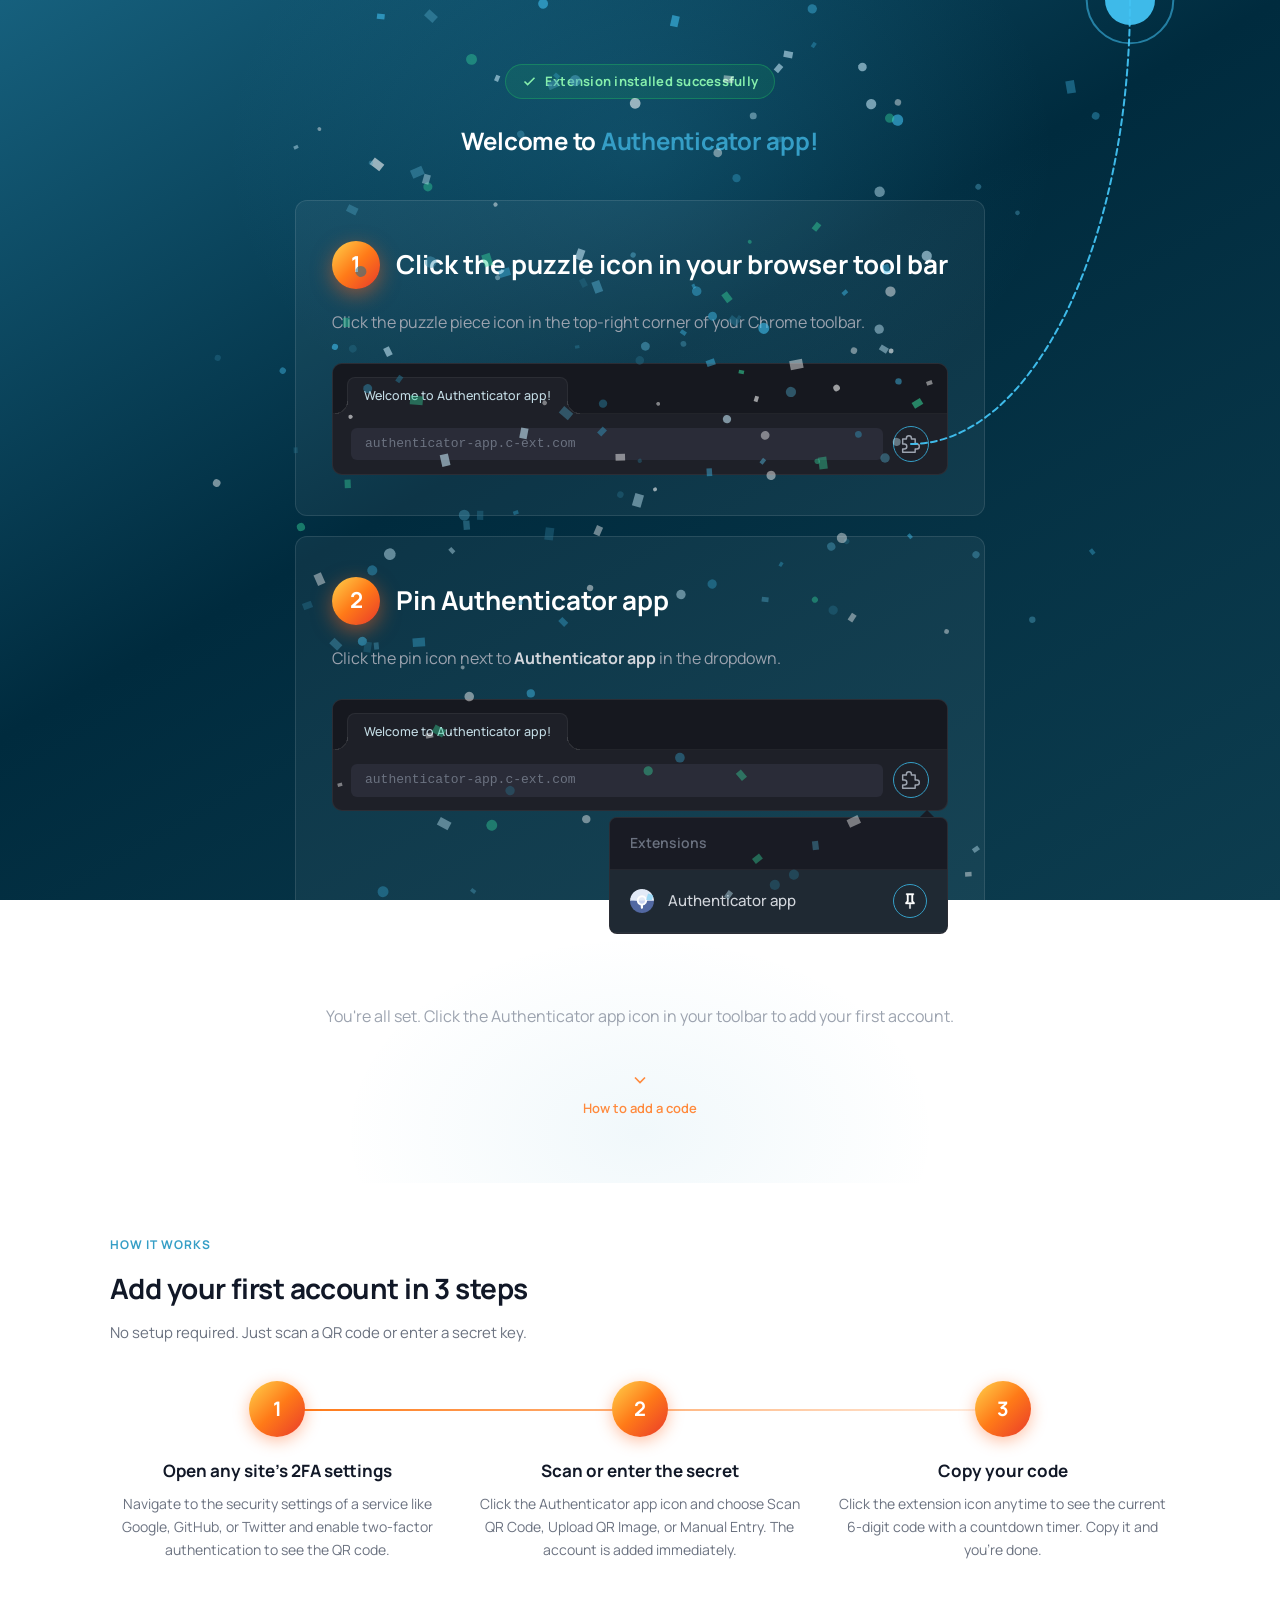
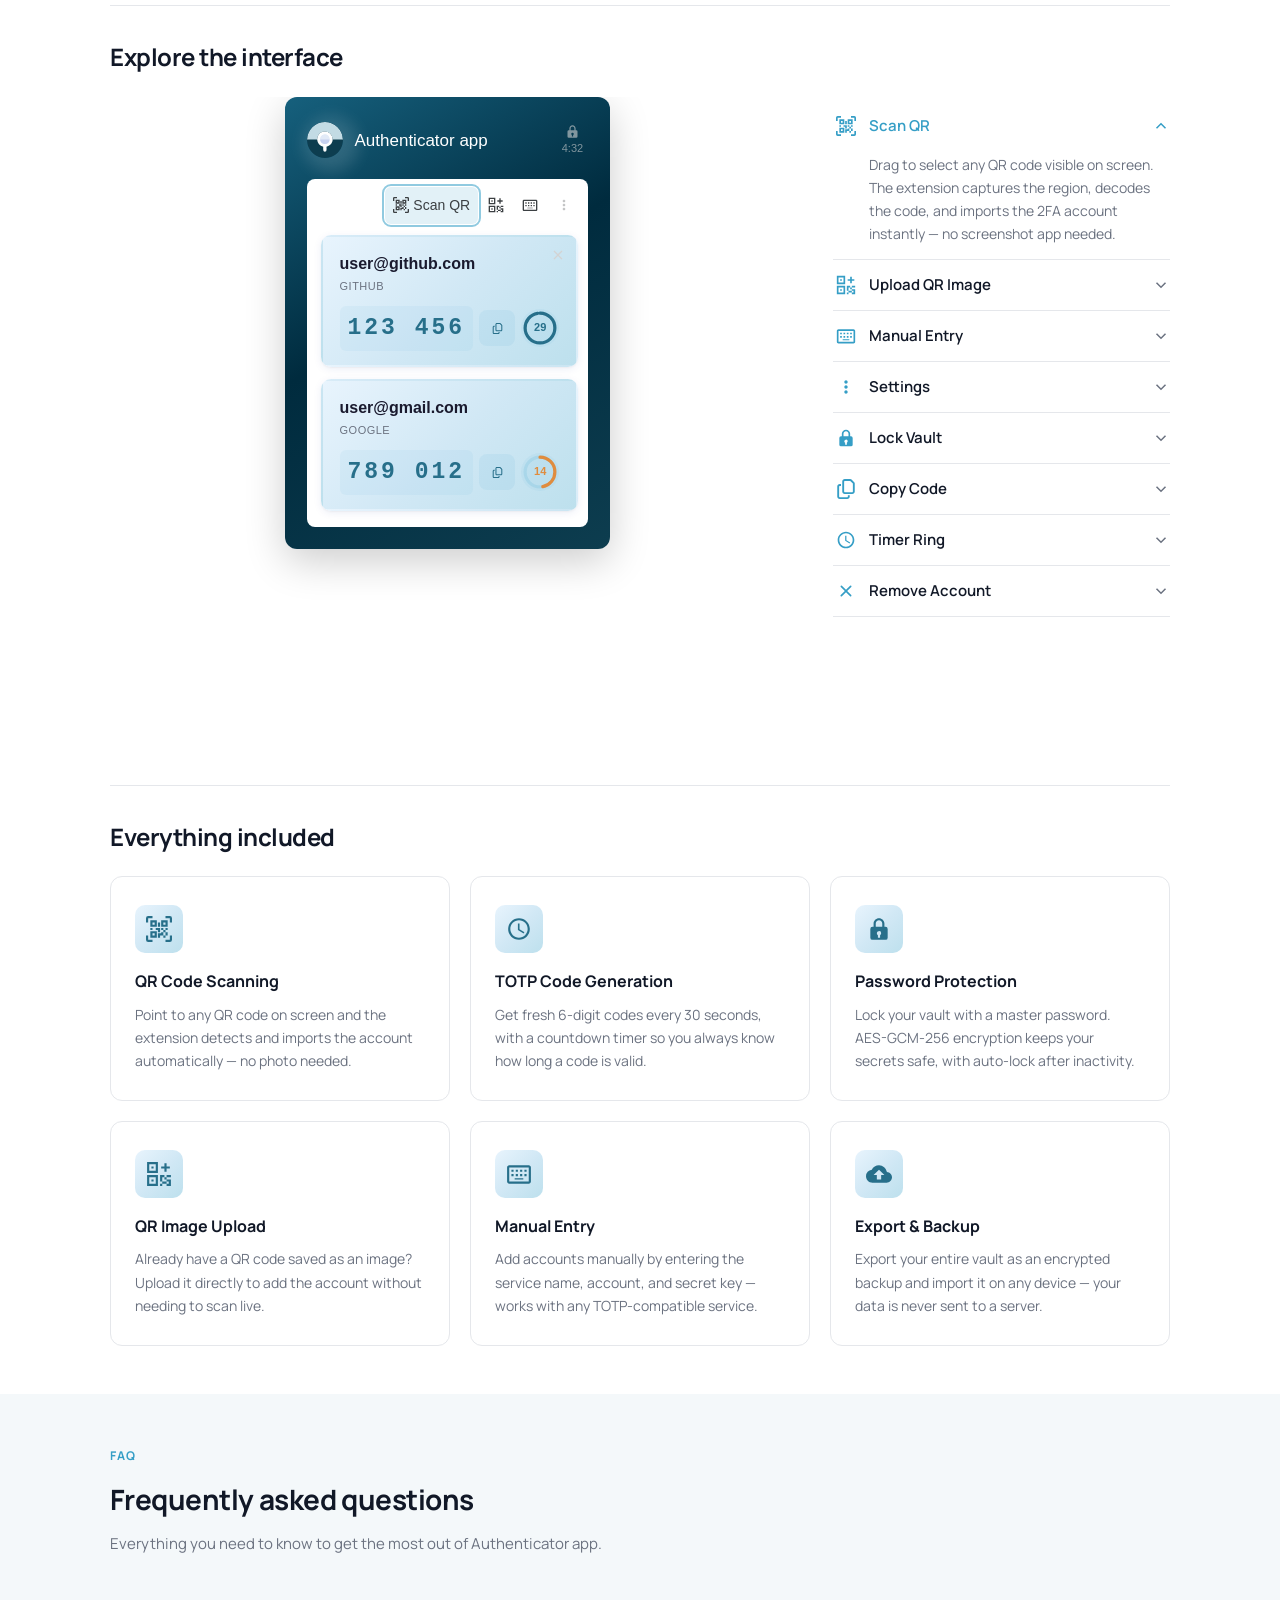
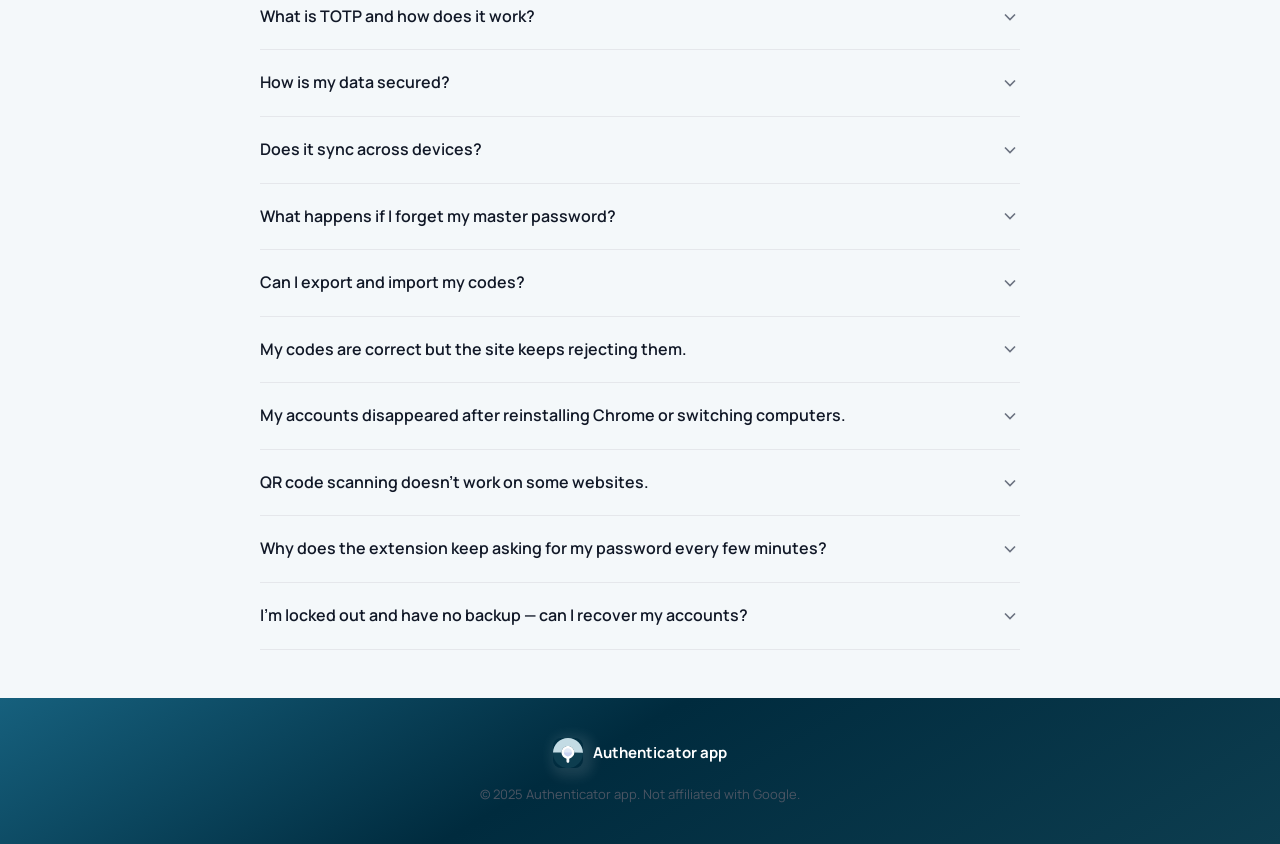
<file: index.html>
<!DOCTYPE html>
<html lang="en">
<head>
    <meta charset="UTF-8">
    <meta name="viewport" content="width=device-width, initial-scale=1.0">
    <title>Welcome to Authenticator app!</title>
    <link rel="icon" href="logo.png">
    <link rel="stylesheet" href="welcome.css">
</head>
<body>

<canvas id="confetti-canvas"></canvas>
<div class="corner-hint"><svg id="corner-arrow-svg" xmlns="http://www.w3.org/2000/svg" fill="none"></svg></div>

<section class="hero">
    <div class="hero-inner">
        <div class="success-badge">
            <svg viewBox="0 0 24 24" fill="none" stroke="currentColor" stroke-width="2.5"><polyline points="20 6 9 17 4 12"/></svg>
            Extension installed successfully
        </div>
        <h1>Welcome to <span>Authenticator app!</span></h1>
        <div class="pin-section">
            <div class="pin-cards">
                <div class="pin-card">
                    <div class="pin-card-header"><div class="pin-card-num">1</div><span class="pin-card-title">Click the puzzle icon in your browser tool bar</span></div>
                    <p class="pin-card-desc">Click the puzzle piece icon in the top-right corner of your Chrome toolbar.</p>
                    <div class="chrome-window">
                        <div class="chrome-tabstrip">
                            <div class="chrome-tab"><span class="chrome-tab-title">Welcome to Authenticator app!</span></div>
                        </div>
                        <div class="chrome-bar">
                            <div class="chrome-dots"><div class="chrome-dot" style="background:#ff5f56"></div><div class="chrome-dot" style="background:#ffbd2e"></div><div class="chrome-dot" style="background:#27c93f"></div></div>
                            <div class="chrome-address">authenticator-app.c-ext.com</div>
                            <div class="chrome-actions"><div class="chrome-btn active"><svg xmlns="http://www.w3.org/2000/svg" width="20" height="20" viewBox="0 0 48 48"><path fill="none" stroke="currentColor" stroke-linejoin="round" stroke-width="3.5" d="M4 24V12h9v-2a6 6 0 0 1 12 0v2h9v12h4a6 6 0 0 1 0 12h-4v8H4v-8h4a6 6 0 0 0 0-12z"/></svg></div></div>
                        </div>
                        <div class="mockup-note"><svg class="mockup-note-icon" xmlns="http://www.w3.org/2000/svg" viewBox="0 0 24 24" fill="none" stroke="currentColor" stroke-width="2" stroke-linecap="round" stroke-linejoin="round"><circle cx="12" cy="12" r="10"/><line x1="12" y1="16" x2="12" y2="12"/><line x1="12" y1="8" x2="12.01" y2="8"/></svg><span>Just a preview — do this in your own browser toolbar, not on this image.</span></div>
                    </div>
                </div>
                <div class="pin-card">
                    <div class="pin-card-header"><div class="pin-card-num">2</div><span class="pin-card-title">Pin Authenticator app</span></div>
                    <p class="pin-card-desc">Click the pin icon next to <strong>Authenticator app</strong> in the dropdown.</p>
                    <div class="chrome-window">
                        <div class="chrome-tabstrip">
                            <div class="chrome-tab"><span class="chrome-tab-title">Welcome to Authenticator app!</span></div>
                        </div>
                        <div class="chrome-bar">
                            <div class="chrome-dots"><div class="chrome-dot" style="background:#ff5f56"></div><div class="chrome-dot" style="background:#ffbd2e"></div><div class="chrome-dot" style="background:#27c93f"></div></div>
                            <div class="chrome-address">authenticator-app.c-ext.com</div>
                            <div class="chrome-actions"><div class="chrome-btn active"><svg xmlns="http://www.w3.org/2000/svg" width="20" height="20" viewBox="0 0 48 48"><path fill="none" stroke="currentColor" stroke-linejoin="round" stroke-width="3.5" d="M4 24V12h9v-2a6 6 0 0 1 12 0v2h9v12h4a6 6 0 0 1 0 12h-4v8H4v-8h4a6 6 0 0 0 0-12z"/></svg></div></div>
                        </div>
                        <div class="mockup-note"><svg class="mockup-note-icon" xmlns="http://www.w3.org/2000/svg" viewBox="0 0 24 24" fill="none" stroke="currentColor" stroke-width="2" stroke-linecap="round" stroke-linejoin="round"><circle cx="12" cy="12" r="10"/><line x1="12" y1="16" x2="12" y2="12"/><line x1="12" y1="8" x2="12.01" y2="8"/></svg><span>Just a preview — do this in your own browser toolbar, not on this image.</span></div>
                    </div>
                    <div class="ext-popup-dropdown"><div class="ext-popup"><div class="ext-popup-head">Extensions</div><div class="ext-row active"><div class="ext-ico"><img src="logo.png" alt=""></div><span class="ext-name">Authenticator app</span><div class="pin-btn lit"><svg xmlns="http://www.w3.org/2000/svg" width="18" height="18" viewBox="0 0 24 24"><path fill="white" d="M16 12V4h1V2H7v2h1v8l-2 2v2h5.2v6h1.6v-6H18v-2zm-7.2 2l1.2-1.2V4h4v8.8l1.2 1.2z" stroke-width="0.5" stroke="white"/></svg></div></div></div></div>
                </div>
            </div>
        </div>
        <p class="hero-sub">You're all set. Click the Authenticator app icon in your toolbar to add your first account.</p>
        <div class="hero-scroll-hint"><svg viewBox="0 0 24 24" fill="none" stroke="currentColor" stroke-width="2"><polyline points="6 9 12 15 18 9"/></svg>How to add a code</div>
    </div>
</section>

<section class="features" id="features">
    <div class="features-inner">
        <span class="section-tag">How it works</span>
        <h2 class="section-title">Add your first account in 3 steps</h2>
        <p class="section-sub">No setup required. Just scan a QR code or enter a secret key.</p>
        <div class="steps-row">
            <div class="step"><div class="step-num">1</div><h3>Open any site's 2FA settings</h3><p>Navigate to the security settings of a service like Google, GitHub, or Twitter and enable two-factor authentication to see the QR code.</p></div>
            <div class="step"><div class="step-num">2</div><h3>Scan or enter the secret</h3><p>Click the Authenticator app icon and choose Scan QR Code, Upload QR Image, or Manual Entry. The account is added immediately.</p></div>
            <div class="step"><div class="step-num">3</div><h3>Copy your code</h3><p>Click the extension icon anytime to see the current 6-digit code with a countdown timer. Copy it and you're done.</p></div>
        </div>
        <hr class="features-divider">

        <!-- ===== WALKTHROUGH BLOCK ===== -->
        <h2 class="features-sub-title">Explore the interface</h2>
        <div class="wt-block">
          <div class="wt-inner" id="wt-inner">

            <!-- LEFT: scaled popup mockup -->
            <div class="wt-popup">
              <div class="wt-popup-header">
                <svg class="wt-popup-logo" xmlns="http://www.w3.org/2000/svg" viewBox="0.1773 0.4329 127.9999 127.9999">
                  <g transform="matrix(0.57828093,0,0,0.5782789,-412.9947046,-133.4451217)" style="transform-origin:477.172px 197.878px">
                    <path fill="#0d3d4f" d="M366.542 194.805C368.208 134.809 417.392 87.075 477.412 87.205C537.432 87.335 586.408 135.281 587.814 195.285C588.756 235.489 567.816 273.041 533.118 293.369C498.418 313.699 455.422 313.605 420.812 293.125C386.202 272.647 365.424 235.005 366.542 194.805Z"/>
                    <path fill="#c3dbe4" d="M366.542 194.805C368.208 134.809 417.392 87.075 477.412 87.205C537.432 87.335 586.408 135.281 587.814 195.285L524.272 195.077C522.378 130.755 433.14 127.221 428.726 195.077L366.542 194.805Z"/>
                    <path fill="#FEFEFE" d="M428.726 195.077C433.14 127.221 522.378 130.755 524.272 195.077C523.688 219.071 507.14 232.071 486.226 240.127C486.474 247.267 488.766 261.851 483.822 267.369C480.416 271.169 472.93 271.405 469.36 267.715C464.182 262.363 466.222 247.343 466.304 240.127C444.876 233.617 430.614 218.079 428.726 195.077Z"/>
                    <path fill="#E2EAF7" d="M446.89 195.077C444.686 169.039 476.838 152.507 496.522 170.731C500.848 174.735 508.752 188.899 505.884 195.077C503.428 231.853 450.606 232.747 446.89 195.077Z"/>
                    <path fill="#C8D2F0" d="M446.89 195.077L447.654 194.431C454.63 195.079 504.434 194.371 505.884 195.077C503.428 231.853 450.606 232.747 446.89 195.077Z"/>
                  </g>
                </svg>
                <span class="wt-popup-name">Authenticator app</span>
                <div class="wt-popup-lock" id="wt-btn-lock">
                  <svg xmlns="http://www.w3.org/2000/svg" width="15" height="15" viewBox="0 0 24 24">
                    <path fill="lightgray" d="M12 2C9.243 2 7 4.243 7 7v3H6a2 2 0 0 0-2 2v8a2 2 0 0 0 2 2h12a2 2 0 0 0 2-2v-8a2 2 0 0 0-2-2h-1V7c0-2.757-2.243-5-5-5M9 7c0-1.654 1.346-3 3-3s3 1.346 3 3v3H9zm4 10.723V20h-2v-2.277a1.993 1.993 0 0 1 .567-3.677A2 2 0 0 1 14 16a1.99 1.99 0 0 1-1 1.723"/>
                  </svg>
                  <span class="wt-popup-lock-countdown">4:32</span>
                </div>
              </div>
              <div class="wt-tokens-section">
                <div class="wt-action-bar">
                  <div class="wt-action-btn" id="wt-btn-scan">
                    <svg xmlns="http://www.w3.org/2000/svg" width="16" height="16" viewBox="0 0 24 24"><path fill="currentColor" d="M4 4h6v6H4zm16 0v6h-6V4zm-6 11h2v-2h-2v-2h2v2h2v-2h2v2h-2v2h2v3h-2v2h-2v-2h-3v2h-2v-4h3zm2 0v3h2v-3zM4 20v-6h6v6zM6 6v2h2V6zm10 0v2h2V6zM6 16v2h2v-2zm-2-5h2v2H4zm5 0h4v4h-2v-2H9zm2-5h2v4h-2zM2 2v4H0V2a2 2 0 0 1 2-2h4v2zm20-2a2 2 0 0 1 2 2v4h-2V2h-4V0zM2 18v4h4v2H2a2 2 0 0 1-2-2v-4zm20 4v-4h2v4a2 2 0 0 1-2 2h-4v-2z"/></svg>
                    Scan QR
                  </div>
                  <div class="wt-action-btn" id="wt-btn-upload">
                    <svg xmlns="http://www.w3.org/2000/svg" width="16" height="16" viewBox="0 0 24 24"><path fill="currentColor" d="M5 5h2v2H5zM1 1h10v10H1zm2 2v6h6V3zm2 14h2v2H5zm-4-4h10v10H1zm2 2v6h6v-6zm10-2h4v2h2v-2h4v2h-4v2h4v6h-4v-2h-4v2h-2v-2h2v-2h-2zm8 8v-2h-2v2zm-2-4h-2v-2h-2v4h4zM17 2v3h-3v2h3v3h2V7h3V5h-3V2Z"/></svg>
                  </div>
                  <div class="wt-action-btn" id="wt-btn-manual">
                    <svg xmlns="http://www.w3.org/2000/svg" width="16" height="16" viewBox="0 0 24 24"><path fill="currentColor" d="M21 4H3c-1.1 0-2 .9-2 2v13c0 1.1.9 2 2 2h18c1.1 0 2-.9 2-2V6c0-1.1-.9-2-2-2m0 15H3V6h18zM9 8h2v2H9zM5 8h2v2H5zm3 8h8v1H8zm5-8h2v2h-2zm-4 4h2v2H9zm-4 0h2v2H5zm8 0h2v2h-2zm4-4h2v2h-2zm0 4h2v2h-2z"/></svg>
                  </div>
                  <div class="wt-action-btn settings" id="wt-btn-settings">
                    <svg xmlns="http://www.w3.org/2000/svg" width="16" height="16" viewBox="0 0 24 24"><path fill="currentColor" d="M12 10c-1.1 0-2 .9-2 2s.9 2 2 2s2-.9 2-2s-.9-2-2-2m0-6c-1.1 0-2 .9-2 2s.9 2 2 2s2-.9 2-2s-.9-2-2-2m0 12c-1.1 0-2 .9-2 2s.9 2 2 2s2-.9 2-2s-.9-2-2-2"/></svg>
                  </div>
                </div>
                <div class="wt-tokens-list">
                  <div class="wt-token">
                    <div class="wt-token-remove" id="wt-btn-remove">
                      <svg xmlns="http://www.w3.org/2000/svg" width="16" height="16" viewBox="0 0 24 24"><path fill="currentColor" d="M18.3 5.71a1 1 0 0 0-1.41 0L12 10.59L7.11 5.7a1 1 0 0 0-1.41 1.41L10.59 12L5.7 16.89a1 1 0 1 0 1.41 1.41L12 13.41l4.89 4.89a1 1 0 0 0 1.41-1.41L13.41 12l4.89-4.89a1 1 0 0 0 0-1.4"/></svg>
                    </div>
                    <div class="wt-token-label">user@github.com</div>
                    <div class="wt-token-issuer">GitHub</div>
                    <div class="wt-token-code-row">
                      <div class="wt-token-code">123 456</div>
                      <div class="wt-copy-btn" id="wt-btn-copy">
                        <svg xmlns="http://www.w3.org/2000/svg" width="11" height="11" viewBox="0 0 448 512"><path fill="currentColor" d="M384 336H192c-8.8 0-16-7.2-16-16V64c0-8.8 7.2-16 16-16h140.1l67.9 67.9V320c0 8.8-7.2 16-16 16m-192 48h192c35.3 0 64-28.7 64-64V115.9c0-12.7-5.1-24.9-14.1-33.9l-67.8-67.9c-9-9-21.2-14.1-33.9-14.1H192c-35.3 0-64 28.7-64 64v256c0 35.3 28.7 64 64 64M64 128c-35.3 0-64 28.7-64 64v256c0 35.3 28.7 64 64 64h192c35.3 0 64-28.7 64-64v-32h-48v32c0 8.8-7.2 16-16 16H64c-8.8 0-16-7.2-16-16V192c0-8.8 7.2-16 16-16h32v-48z"/></svg>
                      </div>
                      <div class="wt-progress-ring" id="wt-btn-timer">
                        <svg viewBox="0 0 32 32"><circle class="wt-ring-bg" cx="16" cy="16" r="14"/><circle class="wt-ring-fg" cx="16" cy="16" r="14" stroke-dashoffset="3"/></svg>
                        <span class="wt-ring-text">29</span>
                      </div>
                    </div>
                  </div>
                  <div class="wt-token">
                    <div class="wt-token-label">user@gmail.com</div>
                    <div class="wt-token-issuer">Google</div>
                    <div class="wt-token-code-row">
                      <div class="wt-token-code">789 012</div>
                      <div class="wt-copy-btn">
                        <svg xmlns="http://www.w3.org/2000/svg" width="11" height="11" viewBox="0 0 448 512"><path fill="currentColor" d="M384 336H192c-8.8 0-16-7.2-16-16V64c0-8.8 7.2-16 16-16h140.1l67.9 67.9V320c0 8.8-7.2 16-16 16m-192 48h192c35.3 0 64-28.7 64-64V115.9c0-12.7-5.1-24.9-14.1-33.9l-67.8-67.9c-9-9-21.2-14.1-33.9-14.1H192c-35.3 0-64 28.7-64 64v256c0 35.3 28.7 64 64 64M64 128c-35.3 0-64 28.7-64 64v256c0 35.3 28.7 64 64 64h192c35.3 0 64-28.7 64-64v-32h-48v32c0 8.8-7.2 16-16 16H64c-8.8 0-16-7.2-16-16V192c0-8.8 7.2-16 16-16h32v-48z"/></svg>
                      </div>
                      <div class="wt-progress-ring">
                        <svg viewBox="0 0 32 32"><circle class="wt-ring-bg" cx="16" cy="16" r="14"/><circle class="wt-ring-fg" cx="16" cy="16" r="14" stroke-dashoffset="47" style="stroke:#e08c3e"/></svg>
                        <span class="wt-ring-text" style="color:#e08c3e">14</span>
                      </div>
                    </div>
                  </div>
                </div>
              </div>
            </div>

            <!-- RIGHT: collapsible button descriptions -->
            <div class="wt-features-col">

              <div class="wt-item active" data-target="wt-btn-scan">
                <div class="wt-item-header">
                  <span class="wt-item-icon"><svg xmlns="http://www.w3.org/2000/svg" width="20" height="20" viewBox="0 0 24 24"><path fill="currentColor" d="M4 4h6v6H4zm16 0v6h-6V4zm-6 11h2v-2h-2v-2h2v2h2v-2h2v2h-2v2h2v3h-2v2h-2v-2h-3v2h-2v-4h3zm2 0v3h2v-3zM4 20v-6h6v6zM6 6v2h2V6zm10 0v2h2V6zM6 16v2h2v-2zm-2-5h2v2H4zm5 0h4v4h-2v-2H9zm2-5h2v4h-2zM2 2v4H0V2a2 2 0 0 1 2-2h4v2zm20-2a2 2 0 0 1 2 2v4h-2V2h-4V0zM2 18v4h4v2H2a2 2 0 0 1-2-2v-4zm20 4v-4h2v4a2 2 0 0 1-2 2h-4v-2z"/></svg></span>
                  Scan QR
                  <svg class="wt-item-chevron" viewBox="0 0 24 24" fill="none" stroke="currentColor" stroke-width="2"><polyline points="6 9 12 15 18 9"/></svg>
                </div>
                <div class="wt-item-body"><p>Drag to select any QR code visible on screen. The extension captures the region, decodes the code, and imports the 2FA account instantly — no screenshot app needed.</p></div>
              </div>

              <div class="wt-item" data-target="wt-btn-upload">
                <div class="wt-item-header">
                  <span class="wt-item-icon"><svg xmlns="http://www.w3.org/2000/svg" width="20" height="20" viewBox="0 0 24 24"><path fill="currentColor" d="M5 5h2v2H5zM1 1h10v10H1zm2 2v6h6V3zm2 14h2v2H5zm-4-4h10v10H1zm2 2v6h6v-6zm10-2h4v2h2v-2h4v2h-4v2h4v6h-4v-2h-4v2h-2v-2h2v-2h-2zm8 8v-2h-2v2zm-2-4h-2v-2h-2v4h4zM17 2v3h-3v2h3v3h2V7h3V5h-3V2Z"/></svg></span>
                  Upload QR Image
                  <svg class="wt-item-chevron" viewBox="0 0 24 24" fill="none" stroke="currentColor" stroke-width="2"><polyline points="6 9 12 15 18 9"/></svg>
                </div>
                <div class="wt-item-body"><p>Have a QR code saved as a PNG or JPG? Upload the file directly and Authenticator app will decode and import the account automatically, without opening any other app.</p></div>
              </div>

              <div class="wt-item" data-target="wt-btn-manual">
                <div class="wt-item-header">
                  <span class="wt-item-icon"><svg xmlns="http://www.w3.org/2000/svg" width="20" height="20" viewBox="0 0 24 24"><path fill="currentColor" d="M21 4H3c-1.1 0-2 .9-2 2v13c0 1.1.9 2 2 2h18c1.1 0 2-.9 2-2V6c0-1.1-.9-2-2-2m0 15H3V6h18zM9 8h2v2H9zM5 8h2v2H5zm3 8h8v1H8zm5-8h2v2h-2zm-4 4h2v2H9zm-4 0h2v2H5zm8 0h2v2h-2zm4-4h2v2h-2zm0 4h2v2h-2z"/></svg></span>
                  Manual Entry
                  <svg class="wt-item-chevron" viewBox="0 0 24 24" fill="none" stroke="currentColor" stroke-width="2"><polyline points="6 9 12 15 18 9"/></svg>
                </div>
                <div class="wt-item-body"><p>Know your 2FA secret key? Type in the service name, account label, and Base32 secret to add the account directly — works with any TOTP-compatible service even without a QR code.</p></div>
              </div>

              <div class="wt-item" data-target="wt-btn-settings">
                <div class="wt-item-header">
                  <span class="wt-item-icon"><svg xmlns="http://www.w3.org/2000/svg" width="20" height="20" viewBox="0 0 24 24"><path fill="currentColor" d="M12 10c-1.1 0-2 .9-2 2s.9 2 2 2s2-.9 2-2s-.9-2-2-2m0-6c-1.1 0-2 .9-2 2s.9 2 2 2s2-.9 2-2s-.9-2-2-2m0 12c-1.1 0-2 .9-2 2s.9 2 2 2s2-.9 2-2s-.9-2-2-2"/></svg></span>
                  Settings
                  <svg class="wt-item-chevron" viewBox="0 0 24 24" fill="none" stroke="currentColor" stroke-width="2"><polyline points="6 9 12 15 18 9"/></svg>
                </div>
                <div class="wt-item-body"><p>Change your master password, adjust the auto-lock timeout (1–60 min), export your vault as an encrypted backup, import codes from a backup file, or switch the display language.</p></div>
              </div>

              <div class="wt-item" data-target="wt-btn-lock">
                <div class="wt-item-header">
                  <span class="wt-item-icon"><svg xmlns="http://www.w3.org/2000/svg" width="20" height="20" viewBox="0 0 24 24"><path fill="currentColor" d="M12 2C9.243 2 7 4.243 7 7v3H6a2 2 0 0 0-2 2v8a2 2 0 0 0 2 2h12a2 2 0 0 0 2-2v-8a2 2 0 0 0-2-2h-1V7c0-2.757-2.243-5-5-5M9 7c0-1.654 1.346-3 3-3s3 1.346 3 3v3H9zm4 10.723V20h-2v-2.277a1.993 1.993 0 0 1 .567-3.677A2 2 0 0 1 14 16a1.99 1.99 0 0 1-1 1.723"/></svg></span>
                  Lock Vault
                  <svg class="wt-item-chevron" viewBox="0 0 24 24" fill="none" stroke="currentColor" stroke-width="2"><polyline points="6 9 12 15 18 9"/></svg>
                </div>
                <div class="wt-item-body"><p>Lock your vault immediately — all codes are hidden and encrypted until you re-enter your master password. The countdown timer shows how long until auto-lock activates.</p></div>
              </div>

              <div class="wt-item" data-target="wt-btn-copy">
                <div class="wt-item-header">
                  <span class="wt-item-icon"><svg xmlns="http://www.w3.org/2000/svg" width="20" height="20" viewBox="0 0 448 512"><path fill="currentColor" d="M384 336H192c-8.8 0-16-7.2-16-16V64c0-8.8 7.2-16 16-16h140.1l67.9 67.9V320c0 8.8-7.2 16-16 16m-192 48h192c35.3 0 64-28.7 64-64V115.9c0-12.7-5.1-24.9-14.1-33.9l-67.8-67.9c-9-9-21.2-14.1-33.9-14.1H192c-35.3 0-64 28.7-64 64v256c0 35.3 28.7 64 64 64M64 128c-35.3 0-64 28.7-64 64v256c0 35.3 28.7 64 64 64h192c35.3 0 64-28.7 64-64v-32h-48v32c0 8.8-7.2 16-16 16H64c-8.8 0-16-7.2-16-16V192c0-8.8 7.2-16 16-16h32v-48z"/></svg></span>
                  Copy Code
                  <svg class="wt-item-chevron" viewBox="0 0 24 24" fill="none" stroke="currentColor" stroke-width="2"><polyline points="6 9 12 15 18 9"/></svg>
                </div>
                <div class="wt-item-body"><p>Click the copy button — or tap the code itself — to instantly copy it to your clipboard, ready to paste into any login form.</p></div>
              </div>

              <div class="wt-item" data-target="wt-btn-timer">
                <div class="wt-item-header">
                  <span class="wt-item-icon"><svg xmlns="http://www.w3.org/2000/svg" width="20" height="20" viewBox="0 0 24 24"><path fill="currentColor" d="M11.99 2C6.47 2 2 6.48 2 12s4.47 10 9.99 10C17.52 22 22 17.52 22 12S17.52 2 11.99 2M12 20c-4.42 0-8-3.58-8-8s3.58-8 8-8 8 3.58 8 8-3.58 8-8 8m.5-13H11v6l5.25 3.15.75-1.23-4.5-2.67z"/></svg></span>
                  Timer Ring
                  <svg class="wt-item-chevron" viewBox="0 0 24 24" fill="none" stroke="currentColor" stroke-width="2"><polyline points="6 9 12 15 18 9"/></svg>
                </div>
                <div class="wt-item-body"><p>The ring drains over 30 seconds — blue while safe, turning orange below 10 s and red below 5 s. A new code is generated automatically when it resets.</p></div>
              </div>

              <div class="wt-item" data-target="wt-btn-remove">
                <div class="wt-item-header">
                  <span class="wt-item-icon"><svg xmlns="http://www.w3.org/2000/svg" width="20" height="20" viewBox="0 0 24 24"><path fill="currentColor" d="M18.3 5.71a1 1 0 0 0-1.41 0L12 10.59L7.11 5.7a1 1 0 0 0-1.41 1.41L10.59 12L5.7 16.89a1 1 0 1 0 1.41 1.41L12 13.41l4.89 4.89a1 1 0 0 0 1.41-1.41L13.41 12l4.89-4.89a1 1 0 0 0 0-1.4"/></svg></span>
                  Remove Account
                  <svg class="wt-item-chevron" viewBox="0 0 24 24" fill="none" stroke="currentColor" stroke-width="2"><polyline points="6 9 12 15 18 9"/></svg>
                </div>
                <div class="wt-item-body"><p>Hover over any account card to reveal the × button in the top-right corner. Click it to permanently remove that account from your vault.</p></div>
              </div>

            </div>
          </div>
        </div>

        <hr class="features-divider" style="margin-top: 48px;">
        <h2 class="features-sub-title">Everything included</h2>
        <div class="cards-grid">
            <div class="feat-card"><div class="feat-icon"><svg xmlns="http://www.w3.org/2000/svg" width="26" height="26" viewBox="0 0 24 24"><path fill="currentColor" d="M4 4h6v6H4zm16 0v6h-6V4zm-6 11h2v-2h-2v-2h2v2h2v-2h2v2h-2v2h2v3h-2v2h-2v-2h-3v2h-2v-4h3zm2 0v3h2v-3zM4 20v-6h6v6zM6 6v2h2V6zm10 0v2h2V6zM6 16v2h2v-2zm-2-5h2v2H4zm5 0h4v4h-2v-2H9zm2-5h2v4h-2zM2 2v4H0V2a2 2 0 0 1 2-2h4v2zm20-2a2 2 0 0 1 2 2v4h-2V2h-4V0zM2 18v4h4v2H2a2 2 0 0 1-2-2v-4zm20 4v-4h2v4a2 2 0 0 1-2 2h-4v-2z"/></svg></div><h3>QR Code Scanning</h3><p>Point to any QR code on screen and the extension detects and imports the account automatically — no photo needed.</p></div>
            <div class="feat-card"><div class="feat-icon"><svg xmlns="http://www.w3.org/2000/svg" width="26" height="26" viewBox="0 0 24 24"><path fill="currentColor" d="M11.99 2C6.47 2 2 6.48 2 12s4.47 10 9.99 10C17.52 22 22 17.52 22 12S17.52 2 11.99 2M12 20c-4.42 0-8-3.58-8-8s3.58-8 8-8 8 3.58 8 8-3.58 8-8 8m.5-13H11v6l5.25 3.15.75-1.23-4.5-2.67z"/></svg></div><h3>TOTP Code Generation</h3><p>Get fresh 6-digit codes every 30 seconds, with a countdown timer so you always know how long a code is valid.</p></div>
            <div class="feat-card"><div class="feat-icon"><svg xmlns="http://www.w3.org/2000/svg" width="26" height="26" viewBox="0 0 24 24"><path fill="currentColor" d="M12 2C9.243 2 7 4.243 7 7v3H6a2 2 0 0 0-2 2v8a2 2 0 0 0 2 2h12a2 2 0 0 0 2-2v-8a2 2 0 0 0-2-2h-1V7c0-2.757-2.243-5-5-5M9 7c0-1.654 1.346-3 3-3s3 1.346 3 3v3H9zm4 10.723V20h-2v-2.277a1.993 1.993 0 0 1 .567-3.677A2 2 0 0 1 14 16a1.99 1.99 0 0 1-1 1.723"/></svg></div><h3>Password Protection</h3><p>Lock your vault with a master password. AES-GCM-256 encryption keeps your secrets safe, with auto-lock after inactivity.</p></div>
            <div class="feat-card"><div class="feat-icon"><svg xmlns="http://www.w3.org/2000/svg" width="26" height="26" viewBox="0 0 24 24"><path fill="currentColor" d="M5 5h2v2H5zM1 1h10v10H1zm2 2v6h6V3zm2 14h2v2H5zm-4-4h10v10H1zm2 2v6h6v-6zm10-2h4v2h2v-2h4v2h-4v2h4v6h-4v-2h-4v2h-2v-2h2v-2h-2zm8 8v-2h-2v2zm-2-4h-2v-2h-2v4h4zM17 2v3h-3v2h3v3h2V7h3V5h-3V2Z"/></svg></div><h3>QR Image Upload</h3><p>Already have a QR code saved as an image? Upload it directly to add the account without needing to scan live.</p></div>
            <div class="feat-card"><div class="feat-icon"><svg xmlns="http://www.w3.org/2000/svg" width="26" height="26" viewBox="0 0 24 24"><path fill="currentColor" d="M21 4H3c-1.1 0-2 .9-2 2v13c0 1.1.9 2 2 2h18c1.1 0 2-.9 2-2V6c0-1.1-.9-2-2-2m0 15H3V6h18zM9 8h2v2H9zM5 8h2v2H5zm3 8h8v1H8zm5-8h2v2h-2zm-4 4h2v2H9zm-4 0h2v2H5zm8 0h2v2h-2zm4-4h2v2h-2zm0 4h2v2h-2z"/></svg></div><h3>Manual Entry</h3><p>Add accounts manually by entering the service name, account, and secret key — works with any TOTP-compatible service.</p></div>
            <div class="feat-card"><div class="feat-icon"><svg xmlns="http://www.w3.org/2000/svg" width="26" height="26" viewBox="0 0 24 24"><path fill="currentColor" d="M19.35 10.04A7.49 7.49 0 0 0 12 4C9.11 4 6.6 5.64 5.35 8.04A5.994 5.994 0 0 0 0 14c0 3.31 2.69 6 6 6h13c2.76 0 5-2.24 5-5 0-2.64-2.05-4.78-4.65-4.96M14 13v4h-4v-4H7l5-5 5 5z"/></svg></div><h3>Export &amp; Backup</h3><p>Export your entire vault as an encrypted backup and import it on any device — your data is never sent to a server.</p></div>
        </div>
    </div>
</section>

<section class="faq" id="faq">
    <div class="faq-inner">
        <div class="faq-header"><span class="section-tag">FAQ</span><h2 class="section-title">Frequently asked questions</h2><p class="section-sub" style="margin-bottom:0">Everything you need to know to get the most out of Authenticator app.</p></div>
        <div class="faq-list">
            <div class="faq-item"><input type="checkbox" id="faq1"><label class="faq-label" for="faq1">What is TOTP and how does it work?<svg viewBox="0 0 24 24" fill="none" stroke="currentColor" stroke-width="2"><polyline points="6 9 12 15 18 9"/></svg></label><div class="faq-body"><p>TOTP (Time-based One-Time Password) generates a unique 6-digit code every 30 seconds using a shared secret key and the current time. When you enable 2FA on a service, it gives you a QR code containing that secret. Authenticator app reads the QR code and generates the matching codes — no internet connection required.</p></div></div>
            <div class="faq-item"><input type="checkbox" id="faq2"><label class="faq-label" for="faq2">How is my data secured?<svg viewBox="0 0 24 24" fill="none" stroke="currentColor" stroke-width="2"><polyline points="6 9 12 15 18 9"/></svg></label><div class="faq-body"><p>Your account secrets are encrypted with AES-GCM-256. The encryption key is derived from your master password using PBKDF2 with 500,000 iterations. Your data never leaves your device and is never sent to any server.</p></div></div>
            <div class="faq-item"><input type="checkbox" id="faq3"><label class="faq-label" for="faq3">Does it sync across devices?<svg viewBox="0 0 24 24" fill="none" stroke="currentColor" stroke-width="2"><polyline points="6 9 12 15 18 9"/></svg></label><div class="faq-body"><p>Not automatically. Authenticator app stores everything locally in your browser. To move your accounts to another device, use the Export feature to create an encrypted backup file, then Import it on the new device.</p></div></div>
            <div class="faq-item"><input type="checkbox" id="faq4"><label class="faq-label" for="faq4">What happens if I forget my master password?<svg viewBox="0 0 24 24" fill="none" stroke="currentColor" stroke-width="2"><polyline points="6 9 12 15 18 9"/></svg></label><div class="faq-body"><p>If you forget your master password, there is no recovery mechanism by design — this is a security feature. We strongly recommend exporting an encrypted backup regularly and storing it somewhere safe.</p></div></div>
            <div class="faq-item"><input type="checkbox" id="faq5"><label class="faq-label" for="faq5">Can I export and import my codes?<svg viewBox="0 0 24 24" fill="none" stroke="currentColor" stroke-width="2"><polyline points="6 9 12 15 18 9"/></svg></label><div class="faq-body"><p>Yes. Go to Settings in the extension and choose Export Codes. You will receive an encrypted backup file. To restore it, use Import Codes and enter your export password. The file is encrypted so it is safe to store in cloud drives.</p></div></div>
            <div class="faq-item"><input type="checkbox" id="faq6"><label class="faq-label" for="faq6">My codes are correct but the site keeps rejecting them.<svg viewBox="0 0 24 24" fill="none" stroke="currentColor" stroke-width="2"><polyline points="6 9 12 15 18 9"/></svg></label><div class="faq-body"><p>TOTP codes are time-based — if your device clock is even slightly off, the generated code won't match the server. Make sure your system time is set to automatic sync (Settings → Date &amp; Time → Set automatically). This is the most common cause of rejected codes.</p></div></div>
            <div class="faq-item"><input type="checkbox" id="faq7"><label class="faq-label" for="faq7">My accounts disappeared after reinstalling Chrome or switching computers.<svg viewBox="0 0 24 24" fill="none" stroke="currentColor" stroke-width="2"><polyline points="6 9 12 15 18 9"/></svg></label><div class="faq-body"><p>Authenticator app stores all data locally in your browser's storage — nothing is sent to the cloud. Uninstalling Chrome or using a different device will not carry your accounts over. Always export an encrypted backup before reinstalling or switching devices, and import it afterward.</p></div></div>
            <div class="faq-item"><input type="checkbox" id="faq8"><label class="faq-label" for="faq8">QR code scanning doesn't work on some websites.<svg viewBox="0 0 24 24" fill="none" stroke="currentColor" stroke-width="2"><polyline points="6 9 12 15 18 9"/></svg></label><div class="faq-body"><p>Some websites use strict Content Security Policy (CSP) headers that block the screen-capture library used for QR scanning. As a workaround, take a screenshot of the QR code and use the Upload QR Image button to import it from file — this bypasses the CSP restriction entirely.</p></div></div>
            <div class="faq-item"><input type="checkbox" id="faq9"><label class="faq-label" for="faq9">Why does the extension keep asking for my password every few minutes?<svg viewBox="0 0 24 24" fill="none" stroke="currentColor" stroke-width="2"><polyline points="6 9 12 15 18 9"/></svg></label><div class="faq-body"><p>The auto-lock feature protects your vault when your device is unattended. By default it locks after 5 minutes of inactivity. You can adjust this timeout (1–60 minutes) or disable it entirely in Settings → Auto-lock Timeout.</p></div></div>
            <div class="faq-item"><input type="checkbox" id="faq10"><label class="faq-label" for="faq10">I'm locked out and have no backup — can I recover my accounts?<svg viewBox="0 0 24 24" fill="none" stroke="currentColor" stroke-width="2"><polyline points="6 9 12 15 18 9"/></svg></label><div class="faq-body"><p>Unfortunately no. The vault is encrypted with AES-GCM-256 and there is no back door — not even we can decrypt it without your password. If you have no backup, you will need to re-add each account manually by going through the 2FA setup process on each service again. Going forward, keep a regular encrypted export stored somewhere safe.</p></div></div>
        </div>
    </div>
</section>

<footer class="footer"><div class="footer-inner"><a href="#" class="footer-logo"><svg class="footer-logo-icon" xmlns="http://www.w3.org/2000/svg" viewBox="0.1773 0.4329 127.9999 127.9999"><g transform="matrix(0.57828093,0,0,0.5782789,-412.9947046,-133.4451217)" style="transform-origin:477.172px 197.878px"><path fill="#0d3d4f" d="M366.542 194.805C368.208 134.809 417.392 87.075 477.412 87.205C537.432 87.335 586.408 135.281 587.814 195.285C588.756 235.489 567.816 273.041 533.118 293.369C498.418 313.699 455.422 313.605 420.812 293.125C386.202 272.647 365.424 235.005 366.542 194.805Z"/><path fill="#c3dbe4" d="M366.542 194.805C368.208 134.809 417.392 87.075 477.412 87.205C537.432 87.335 586.408 135.281 587.814 195.285L524.272 195.077C522.378 130.755 433.14 127.221 428.726 195.077L366.542 194.805Z"/><path fill="#FEFEFE" d="M428.726 195.077C433.14 127.221 522.378 130.755 524.272 195.077C523.688 219.071 507.14 232.071 486.226 240.127C486.474 247.267 488.766 261.851 483.822 267.369C480.416 271.169 472.93 271.405 469.36 267.715C464.182 262.363 466.222 247.343 466.304 240.127C444.876 233.617 430.614 218.079 428.726 195.077Z"/><path fill="#E2EAF7" d="M446.89 195.077C444.686 169.039 476.838 152.507 496.522 170.731C500.848 174.735 508.752 188.899 505.884 195.077C503.428 231.853 450.606 232.747 446.89 195.077Z"/><path fill="#C8D2F0" d="M446.89 195.077L447.654 194.431C454.63 195.079 504.434 194.371 505.884 195.077C503.428 231.853 450.606 232.747 446.89 195.077Z"/></g></svg><span>Authenticator app</span></a><p class="footer-legal">© 2025 Authenticator app. Not affiliated with Google.</p></div></footer>

<script src="i18n.js"></script>
<script src="welcome.js"></script>

<!-- Google tag (gtag.js) -->
<script async src="https://www.googletagmanager.com/gtag/js?id=G-YX89L2PHQ4"></script>
<script>
    window.dataLayer = window.dataLayer || [];
    function gtag(){dataLayer.push(arguments);}
    gtag('js', new Date());

    gtag('config', 'G-YX89L2PHQ4');
</script>

</body>
</html>
</file>
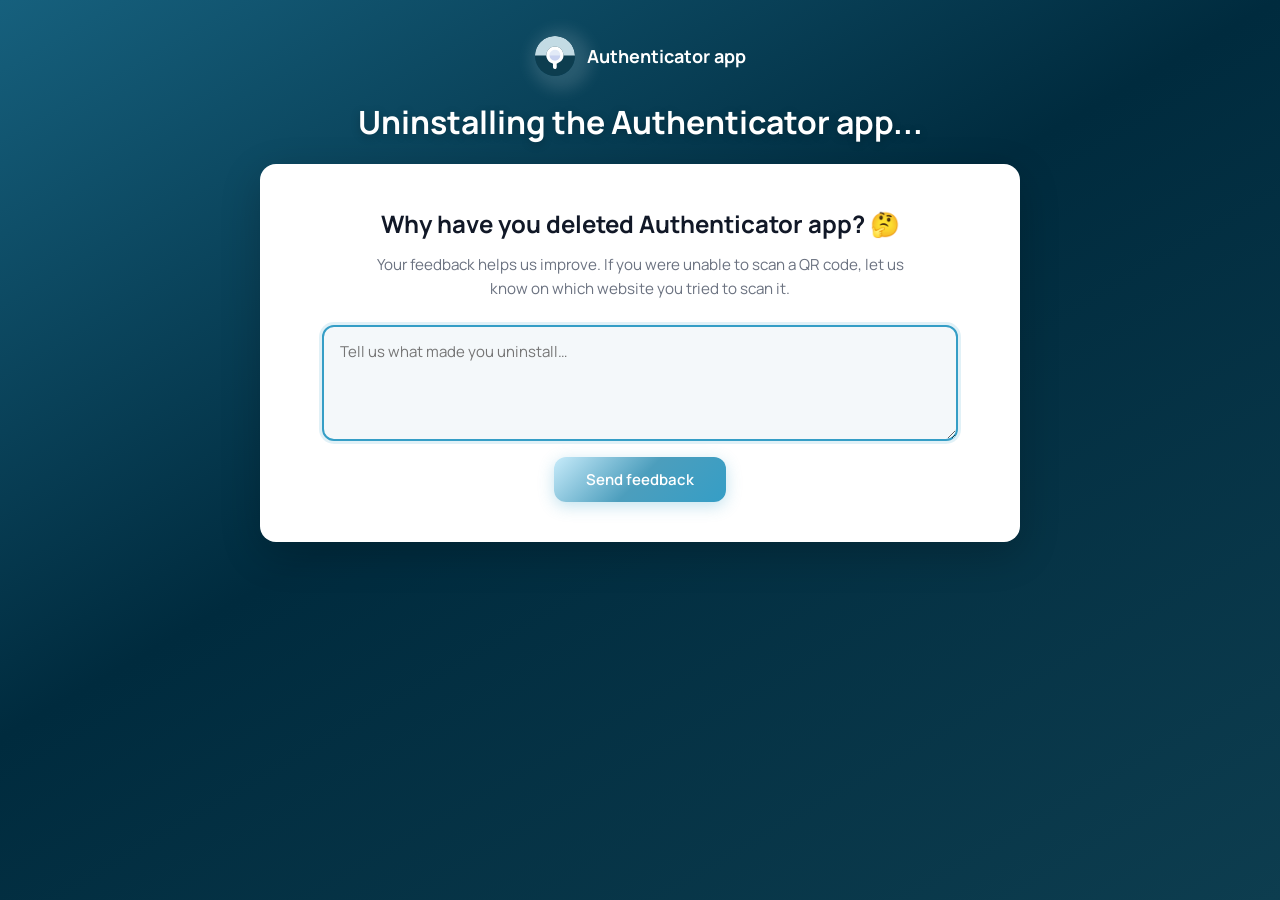
<file: uninstall.html>
<!DOCTYPE html>
<html lang="en">
<head>
    <meta charset="UTF-8"/>
    <meta name="viewport" content="width=device-width, initial-scale=1.0"/>
    <title>Authenticator app Uninstalled!</title>
    <style>
        @import url('https://fonts.googleapis.com/css2?family=Manrope:wght@400;500;600;700&display=swap');

        body {
            margin: 0;
            min-height: 100vh;
            font-family: 'Manrope', sans-serif;
            background: linear-gradient(150deg, #16607d 0%, #002b3e 45%, #0d3d4f 100%) fixed;
            -webkit-font-smoothing: antialiased;
        }

        .container {
            width: 100%;
            margin: 0 auto;
            display: flex;
            flex-direction: column;
            align-items: center;
            height: 100%;
            position: relative;
            padding-bottom: 50px;
        }

        .brand-header {
            display: inline-flex;
            align-items: center;
            gap: 12px;
            margin-top: 36px;
        }

        .brand-header .brand-logo {
            width: 40px;
            height: 40px;
            border-radius: 20px;
            box-shadow: 6px 4px 16px 10px #ffffff21;
        }

        .brand-header .brand-name {
            font-size: 18px;
            font-weight: 700;
            color: #fff;
        }

        .content {
            display: flex;
            flex-direction: column;
            background-color: white;
            border-radius: 16px;
            margin-top: 20px;
            margin-bottom: 24px;
            max-width: 1000px;
            box-shadow: 0 12px 40px rgba(0, 0, 0, 0.2);
            width: fit-content;
            min-width: 760px;
            height: fit-content;
            overflow: hidden;
        }

        h1 {
            text-align: center;
            font-size: 2rem;
            font-weight: 700;
            margin-top: 24px;
            margin-bottom: 0;
            color: #fff;
            text-shadow: 0 2px 8px rgba(0, 0, 0, 0.25);
        }

        h2 {
            text-align: center;
            font-size: 1.4rem;
            font-weight: 400;
            margin-top: 20px;
            line-height: 170%;
            color: #111827;
        }

        h2 b {
            color: #276f8a;
        }

        [hidden] {
            display: none !important;
        }

        .feedback {
            padding: 40px;
        }

        .feedback-title {
            margin: 0 0 8px;
            font-size: 1.5rem;
            font-weight: 700;
            color: #111827;
            text-align: center;
        }

        .feedback-sub {
            margin: 0 auto 24px;
            max-width: 560px;
            text-align: center;
            font-size: 0.95rem;
            line-height: 1.6;
            color: #6b7280;
        }

        #feedback-form {
            display: flex;
            flex-direction: column;
            align-items: center;
            gap: 16px;
        }

        .feedback-input {
            width: 100%;
            max-width: 600px;
            padding: 14px 16px;
            font-family: inherit;
            font-size: 15px;
            color: #111827;
            background: #f4f8fa;
            border: 2px solid #dbe6eb;
            border-radius: 12px;
            outline: none;
            resize: vertical;
            transition: border-color 0.2s, box-shadow 0.2s;
        }

        .feedback-input:focus {
            border-color: #359ec6;
            box-shadow: 0 0 0 3px rgba(53, 158, 198, 0.15);
        }

        .feedback-btn {
            padding: 12px 32px;
            font-family: inherit;
            font-size: 15px;
            font-weight: 600;
            color: #fff;
            background: linear-gradient(135deg, #c7ebfa, #4c9ebd, #359ec6);
            border: none;
            border-radius: 12px;
            cursor: pointer;
            transition: filter 0.2s, transform 0.1s, box-shadow 0.2s;
            box-shadow: 0 4px 16px rgba(53, 158, 198, 0.3);
        }

        .feedback-btn:hover {
            background: linear-gradient(135deg, #def2fa, #64b7d6, #42c2f3);
            box-shadow: 0 6px 20px rgba(53, 158, 198, 0.4);
        }

        .feedback-btn:active {
            transform: translateY(1px);
        }

        .feedback-btn:disabled {
            opacity: 0.6;
            cursor: not-allowed;
        }

        /* ===== FAQ (copied from welcome page) ===== */
        .faq {
            padding: 40px;
        }

        #faq-block {
            border-top: 1px solid #eef2f4;
        }

        .section-tag {
            display: inline-block;
            font-size: 12px;
            font-weight: 700;
            letter-spacing: 0.08em;
            text-transform: uppercase;
            color: #359ec6;
            margin-bottom: 12px;
        }

        .section-title {
            font-size: clamp(20px, 2.5vw, 28px);
            font-weight: 700;
            letter-spacing: -0.02em;
            color: #111827;
            text-align: left;
            margin: 0 0 10px;
            line-height: 1.2;
        }

        .section-sub {
            font-size: 15px;
            color: #6b7280;
            line-height: 1.6;
            margin: 0;
            text-align: left;
        }

        .faq-header {
            margin-bottom: 24px;
        }

        .faq-item {
            border-bottom: 1px solid #e5e7eb;
        }

        .faq-item input[type="checkbox"] {
            display: none;
        }

        .faq-label {
            display: flex;
            align-items: center;
            justify-content: space-between;
            padding: 20px 0;
            font-size: 16px;
            font-weight: 600;
            color: #111827;
            cursor: pointer;
            user-select: none;
            gap: 16px;
        }

        .faq-label:hover {
            color: #359ec6;
        }

        .faq-label svg {
            width: 20px;
            height: 20px;
            color: #6b7280;
            flex-shrink: 0;
            transition: transform 0.22s, color 0.15s;
        }

        .faq-item input:checked + .faq-label,
        .faq-item input:checked + .faq-label svg {
            color: #359ec6;
        }

        .faq-item input:checked + .faq-label svg {
            transform: rotate(180deg);
        }

        .faq-body {
            max-height: 0;
            overflow: hidden;
            transition: max-height 0.3s ease;
        }

        .faq-item input:checked ~ .faq-body {
            max-height: 560px;
        }

        .faq-body p {
            font-size: 15px;
            color: #6b7280;
            line-height: 1.75;
            padding-bottom: 20px;
            margin: 0;
            text-align: left;
        }

        /* Video FAQ item needs more room for the embed */
        .faq-item--video input:checked ~ .faq-body {
            max-height: 900px;
        }

        .faq-video {
            position: relative;
            width: 100%;
            aspect-ratio: 16 / 9;
            margin: 4px 0 20px;
            border-radius: 12px;
            overflow: hidden;
            background: #000;
        }

        .faq-video iframe {
            position: absolute;
            inset: 0;
            width: 100%;
            height: 100%;
            border: 0;
        }

        img {
            margin: 0 auto 40px auto;
            max-width: 90%;
        }

        .reinstall {
            margin-top: 8px;
            padding: 28px 0 8px;
            border-top: 1px solid #eef2f4;
            text-align: center;
        }

        .reinstall-title {
            margin: 0 auto 16px;
            max-width: 460px;
            font-size: 1rem;
            font-weight: 600;
            line-height: 1.5;
            color: #111827;
        }

        .webstore-banner {
            display: inline-block;
            transition: transform 0.15s ease;
        }

        .webstore-banner:hover {
            transform: translateY(-2px);
        }

        .webstore-banner img {
            display: block;
            width: 100%;
            max-width: 240px;
            height: auto;
        }
    </style>
    <link rel="icon" type="image/png" href="logo.png"/>
</head>
<body>
<section class="container">
    <div class="brand-header">
        <svg class="brand-logo" xmlns="http://www.w3.org/2000/svg" viewBox="0.1773 0.4329 127.9999 127.9999">
            <g transform="matrix(0.57828093,0,0,0.5782789,-412.9947046,-133.4451217)" style="transform-origin:477.172px 197.878px">
                <path fill="#0d3d4f" d="M366.542 194.805C368.208 134.809 417.392 87.075 477.412 87.205C537.432 87.335 586.408 135.281 587.814 195.285C588.756 235.489 567.816 273.041 533.118 293.369C498.418 313.699 455.422 313.605 420.812 293.125C386.202 272.647 365.424 235.005 366.542 194.805Z"/>
                <path fill="#c3dbe4" d="M366.542 194.805C368.208 134.809 417.392 87.075 477.412 87.205C537.432 87.335 586.408 135.281 587.814 195.285L524.272 195.077C522.378 130.755 433.14 127.221 428.726 195.077L366.542 194.805Z"/>
                <path fill="#FEFEFE" d="M428.726 195.077C433.14 127.221 522.378 130.755 524.272 195.077C523.688 219.071 507.14 232.071 486.226 240.127C486.474 247.267 488.766 261.851 483.822 267.369C480.416 271.169 472.93 271.405 469.36 267.715C464.182 262.363 466.222 247.343 466.304 240.127C444.876 233.617 430.614 218.079 428.726 195.077Z"/>
                <path fill="#E2EAF7" d="M446.89 195.077C444.686 169.039 476.838 152.507 496.522 170.731C500.848 174.735 508.752 188.899 505.884 195.077C503.428 231.853 450.606 232.747 446.89 195.077Z"/>
                <path fill="#C8D2F0" d="M446.89 195.077L447.654 194.431C454.63 195.079 504.434 194.371 505.884 195.077C503.428 231.853 450.606 232.747 446.89 195.077Z"/>
            </g>
        </svg>
        <span class="brand-name">Authenticator app</span>
    </div>
    <h1 id="page-title">Uninstalling the Authenticator app...</h1>
    <div class="content">
        <div class="feedback">
            <div id="feedback-intro">
                <h2 class="feedback-title">Why have you deleted Authenticator app? <span>🤔</span></h2>
                <p class="feedback-sub">Your feedback helps us improve. If you were unable to scan a QR code, let us
                    know on which website you tried to scan it.</p>
            </div>

            <form id="feedback-form"
                  action="https://docs.google.com/forms/d/e/1FAIpQLSd90mqgVtQy9ymQg-2gWzx2gbbcMLMTP6P-nt_D8_kDSMKG4A/formResponse"
                  method="POST" target="hidden_iframe">
                <textarea name="entry.1611509090" class="feedback-input" rows="4" required autofocus
                          aria-label="Reason for uninstalling"
                          placeholder="Tell us what made you uninstall…"></textarea>
                <button type="submit" class="feedback-btn">Send feedback</button>
            </form>

            <iframe name="hidden_iframe" id="hidden_iframe" title="form target" style="display:none"></iframe>
        </div>

        <div class="faq" id="faq-block" hidden>
            <div class="faq-header">
                <span class="section-tag">Before you go</span>
                <h2 class="section-title">Having trouble? Let's fix it together</h2>
                <p class="section-sub">Most people uninstall because of one of these common issues — chances are it's a
                    quick fix. Take a look before you say goodbye.</p>
            </div>
            <div class="faq-list">
                <div class="faq-item faq-item--video"><input type="checkbox" id="faqv"><label class="faq-label" for="faqv">How do I scan a QR code and add secret keys?<svg viewBox="0 0 24 24" fill="none" stroke="currentColor" stroke-width="2"><polyline points="6 9 12 15 18 9"/></svg></label><div class="faq-body"><div class="faq-video"><iframe src="https://www.youtube.com/embed/tUcUoXy_LtE?si=MwreD7xbp18MTz2_" title="YouTube video player" frameborder="0" allow="accelerometer; autoplay; clipboard-write; encrypted-media; gyroscope; picture-in-picture; web-share" referrerpolicy="strict-origin-when-cross-origin" allowfullscreen></iframe></div></div></div>
                <div class="faq-item"><input type="checkbox" id="faqpw"><label class="faq-label" for="faqpw">Why does it ask for my password every time?<svg viewBox="0 0 24 24" fill="none" stroke="currentColor" stroke-width="2"><polyline points="6 9 12 15 18 9"/></svg></label><div class="faq-body"><p>For your security, Authenticator app locks itself after a period of inactivity (auto-lock), so your codes stay hidden if you step away from your computer. You can change how long it waits before locking in <strong>Settings → Auto-lock timeout</strong> (1, 5, 10, 30 or 60 minutes) — pick a longer timeout if you'd like to be asked less often. Either way your vault stays encrypted on your device.</p></div></div>
                <div class="faq-item"><input type="checkbox" id="faqinvalid"><label class="faq-label" for="faqinvalid">It says my password is invalid, but I'm sure it's correct.<svg viewBox="0 0 24 24" fill="none" stroke="currentColor" stroke-width="2"><polyline points="6 9 12 15 18 9"/></svg></label><div class="faq-body"><p>We never store or have access to your password, so it can't be reset or recovered from our side. A few things to check:</p><p>1. Make sure <strong>Caps Lock</strong> is turned off.<br>2. If you copy the password from a file, an extra space or line break may be copied with it — paste it into a text editor first to confirm it's exactly correct, or try typing it manually instead of pasting.<br>3. Recall any recent password changes or variations you might have used.<br>4. Reinstalling your operating system, Google Chrome, or the extension can clear locally stored data — if that happened, the vault may have been reset.</p><p>If none of these help, it's worth trying the different variations you may have used.</p></div></div>
                <div class="faq-item"><input type="checkbox" id="faq1"><label class="faq-label" for="faq1">What is TOTP and how does it work?<svg viewBox="0 0 24 24" fill="none" stroke="currentColor" stroke-width="2"><polyline points="6 9 12 15 18 9"/></svg></label><div class="faq-body"><p>TOTP (Time-based One-Time Password) generates a unique 6-digit code every 30 seconds using a shared secret key and the current time. When you enable 2FA on a service, it gives you a QR code containing that secret. Authenticator app reads the QR code and generates the matching codes — no internet connection required.</p></div></div>
                <div class="faq-item"><input type="checkbox" id="faq2"><label class="faq-label" for="faq2">How is my data secured?<svg viewBox="0 0 24 24" fill="none" stroke="currentColor" stroke-width="2"><polyline points="6 9 12 15 18 9"/></svg></label><div class="faq-body"><p>Your account secrets are encrypted with AES-GCM-256. The encryption key is derived from your master password using PBKDF2 with 500,000 iterations. Your data never leaves your device and is never sent to any server.</p></div></div>
                <div class="faq-item"><input type="checkbox" id="faq3"><label class="faq-label" for="faq3">Does it sync across devices?<svg viewBox="0 0 24 24" fill="none" stroke="currentColor" stroke-width="2"><polyline points="6 9 12 15 18 9"/></svg></label><div class="faq-body"><p>Not automatically. Authenticator app stores everything locally in your browser. To move your accounts to another device, use the Export feature to create an encrypted backup file, then Import it on the new device.</p></div></div>
                <div class="faq-item"><input type="checkbox" id="faq4"><label class="faq-label" for="faq4">What happens if I forget my master password?<svg viewBox="0 0 24 24" fill="none" stroke="currentColor" stroke-width="2"><polyline points="6 9 12 15 18 9"/></svg></label><div class="faq-body"><p>If you forget your master password, there is no recovery mechanism by design — this is a security feature. We strongly recommend exporting an encrypted backup regularly and storing it somewhere safe.</p></div></div>
                <div class="faq-item"><input type="checkbox" id="faq5"><label class="faq-label" for="faq5">Can I export and import my codes?<svg viewBox="0 0 24 24" fill="none" stroke="currentColor" stroke-width="2"><polyline points="6 9 12 15 18 9"/></svg></label><div class="faq-body"><p>Yes. Go to Settings in the extension and choose Export Codes. You will receive an encrypted backup file. To restore it, use Import Codes and enter your export password. The file is encrypted so it is safe to store in cloud drives.</p></div></div>
                <div class="faq-item"><input type="checkbox" id="faq6"><label class="faq-label" for="faq6">My codes are correct but the site keeps rejecting them.<svg viewBox="0 0 24 24" fill="none" stroke="currentColor" stroke-width="2"><polyline points="6 9 12 15 18 9"/></svg></label><div class="faq-body"><p>TOTP codes are time-based — if your device clock is even slightly off, the generated code won't match the server. Make sure your system time is set to automatic sync (Settings → Date &amp; Time → Set automatically). This is the most common cause of rejected codes.</p></div></div>
                <div class="faq-item"><input type="checkbox" id="faq7"><label class="faq-label" for="faq7">My accounts disappeared after reinstalling Chrome or switching computers.<svg viewBox="0 0 24 24" fill="none" stroke="currentColor" stroke-width="2"><polyline points="6 9 12 15 18 9"/></svg></label><div class="faq-body"><p>Authenticator app stores all data locally in your browser's storage — nothing is sent to the cloud. Uninstalling Chrome or using a different device will not carry your accounts over. Always export an encrypted backup before reinstalling or switching devices, and import it afterward.</p></div></div>
                <div class="faq-item"><input type="checkbox" id="faq8"><label class="faq-label" for="faq8">QR code scanning doesn't work on some websites.<svg viewBox="0 0 24 24" fill="none" stroke="currentColor" stroke-width="2"><polyline points="6 9 12 15 18 9"/></svg></label><div class="faq-body"><p>Some websites use strict Content Security Policy (CSP) headers that block the screen-capture library used for QR scanning. As a workaround, take a screenshot of the QR code and use the Upload QR Image button to import it from file — this bypasses the CSP restriction entirely.</p></div></div>
                <div class="faq-item"><input type="checkbox" id="faq10"><label class="faq-label" for="faq10">I'm locked out and have no backup — can I recover my accounts?<svg viewBox="0 0 24 24" fill="none" stroke="currentColor" stroke-width="2"><polyline points="6 9 12 15 18 9"/></svg></label><div class="faq-body"><p>Unfortunately no. The vault is encrypted with AES-GCM-256 and there is no back door — not even we can decrypt it without your password. If you have no backup, you will need to re-add each account manually by going through the 2FA setup process on each service again. Going forward, keep a regular encrypted export stored somewhere safe.</p></div></div>
            </div>

            <div class="reinstall">
                <p class="reinstall-title">Still want it? You can reinstall the extension from the store and try again.</p>
                <a class="webstore-banner" target="_blank"
                   href="https://chromewebstore.google.com/detail/authenticator-app/bbphmbmmpomfelajledgdkgclfekilei?utm_source=uninstall_page">
                    <img src="images/chromewebstoreicon.png" alt="Available in the Chrome Web Store">
                </a>
            </div>
        </div>
    </div>
</section>

<script src="i18n.js"></script>
<script>
    (function () {
        const form = document.getElementById('feedback-form');
        const iframe = document.getElementById('hidden_iframe');
        if (!form || !iframe) return;

        let submitted = false;

        form.addEventListener('submit', function () {
            // The browser POSTs the answer to the Google Form via the hidden iframe;
            // we just swap the UI. (Google's /formResponse sends no CORS headers, so a
            // readable fetch() isn't possible — the hidden-iframe target avoids that.)
            submitted = true;
            const btn = form.querySelector('.feedback-btn');
            if (btn) {
                btn.disabled = true;
                btn.textContent = (window.I18N && window.I18N.unSending) || 'Sending…';
            }
        });

        iframe.addEventListener('load', function () {
            if (!submitted) return; // ignore the initial blank load
            const feedback = form.closest('.feedback');
            if (feedback) feedback.hidden = true;
            const pageTitle = document.getElementById('page-title');
            if (pageTitle) pageTitle.textContent = (window.I18N && window.I18N.unThanks) || 'Thanks for your feedback!';
            const faq = document.getElementById('faq-block');
            if (faq) faq.hidden = false;
        });
    })();
</script>

<!-- Google tag (gtag.js) -->
<script async src="https://www.googletagmanager.com/gtag/js?id=G-YX89L2PHQ4"></script>
<script>
    window.dataLayer = window.dataLayer || [];
    function gtag(){dataLayer.push(arguments);}
    gtag('js', new Date());

    gtag('config', 'G-YX89L2PHQ4');
</script>
</body>
</html>
</file>
<file: welcome.css>
@import url('https://fonts.googleapis.com/css2?family=Manrope:wght@400;500;600;700&display=swap');

*, *::before, *::after { box-sizing: border-box; margin: 0; padding: 0; }

:root {
    --accent: #359ec6;
    --accent-hover: #276f8a;
    --accent-deep: #143d53;
    --brand-grad: linear-gradient(135deg, #c7ebfa, #4c9ebd, #359ec6);
    --brand-grad-hover: linear-gradient(135deg, #def2fa, #64b7d6, #42c2f3);
    --fire-grad: linear-gradient(135deg, #ffd24c, #ff7a18, #e8392b);
    --dark: #002b3e;
    --dark2: #0d3d4f;
    --dark-grad: linear-gradient(150deg, #16607d 0%, #002b3e 45%, #0d3d4f 100%);
    --white: #ffffff;
    --gray-bg: #f4f8fa;
    --text: #111827;
    --muted: #6b7280;
    --border: #e5e7eb;
    --radius: 12px;
    --radius-sm: 8px;
}

html { scroll-behavior: smooth; }

body {
    font-family: 'Manrope', sans-serif;
    color: var(--text);
    background: var(--white);
    line-height: 1.6;
    -webkit-font-smoothing: antialiased;
}

/* ===== CONFETTI ===== */
#confetti-canvas {
    position: fixed; top: 0; left: 0;
    width: 100%; height: 100%;
    pointer-events: none; z-index: 999;
}

/* ===== HERO ===== */
.hero {
    background: var(--dark-grad) fixed;
    min-height: 100vh;
    display: flex; align-items: center; justify-content: center;
    text-align: center;
    padding: 64px 24px;
    position: relative; overflow: hidden;
}
.hero::before {
    content: ''; position: absolute; top: -200px; left: 50%;
    transform: translateX(-50%); width: 900px; height: 700px;
    background: radial-gradient(ellipse at center, rgba(53,158,198,0.18) 0%, transparent 65%);
    pointer-events: none;
}
.hero::after {
    content: ''; position: absolute; bottom: -150px; left: 50%;
    transform: translateX(-50%); width: 600px; height: 400px;
    background: radial-gradient(ellipse at center, rgba(53,158,198,0.07) 0%, transparent 70%);
    pointer-events: none;
}
.hero-inner { max-width: 760px; position: relative; z-index: 1; }

.success-badge {
    display: inline-flex; align-items: center; gap: 8px;
    background: rgba(34,197,94,0.12); border: 1px solid rgba(34,197,94,0.35);
    color: #86efac; font-size: 13px; font-weight: 700;
    padding: 6px 16px; border-radius: 100px; margin-bottom: 28px; letter-spacing: 0.02em;
}
.success-badge svg { width: 15px; height: 15px; }

.hero h1 {
    font-size: clamp(18px, 2.5vw, 24px); font-weight: 700; color: #fff;
    line-height: 1.2; letter-spacing: -0.01em; margin-bottom: 28px;
}
.hero h1 span { color: var(--accent); }

.hero-sub {
    font-size: 16px; color: #9ca3af; line-height: 1.7;
    margin-top: 28px; margin-bottom: 0;
    text-align: center;
}

.hero-scroll-hint {
    margin-top: 40px; display: flex; flex-direction: column;
    align-items: center; gap: 8px; color: #ff8a3d; font-size: 13px; font-weight: 600;
}
.hero-scroll-hint svg { width: 20px; height: 20px; animation: scrollBounce 1.6s ease-in-out infinite; }
@keyframes scrollBounce { 0%, 100% { transform: translateY(0); } 50% { transform: translateY(6px); } }

/* ===== FEATURES ===== */
.features { background: var(--white); padding: 48px 24px; }
.features-inner { max-width: 1060px; margin: 0 auto; }

.section-tag {
    display: inline-block; font-size: 12px; font-weight: 700;
    letter-spacing: 0.08em; text-transform: uppercase; color: var(--accent); margin-bottom: 12px;
}
.section-title {
    font-size: clamp(20px, 2.5vw, 28px); font-weight: 700;
    letter-spacing: -0.02em; color: var(--text); margin-bottom: 10px;
}
.section-sub {
    font-size: 15px; color: var(--muted);
    line-height: 1.6; margin-bottom: 36px;
}

.steps-row {
    display: grid; grid-template-columns: repeat(3, 1fr);
    gap: 28px; position: relative; margin-bottom: 44px;
}
.steps-row::before {
    content: ''; position: absolute; top: 28px;
    left: calc(16.66% + 16px); right: calc(16.66% + 16px);
    height: 2px;
    background: linear-gradient(90deg, #ff7a18 0%, rgba(255,122,24,0.15) 100%);
}
.step { text-align: center; position: relative; }
.step-num {
    width: 56px; height: 56px; background: var(--fire-grad); color: #fff;
    font-size: 20px; font-weight: 700; border-radius: 50%;
    display: flex; align-items: center; justify-content: center;
    margin: 0 auto 20px; position: relative; z-index: 1;
    box-shadow: 0 4px 16px rgba(255,99,30,0.4);
}
.step h3 { font-size: 17px; font-weight: 700; margin-bottom: 8px; }
.step p { font-size: 14px; color: var(--muted); line-height: 1.65; }

.features-divider { border: none; border-top: 1px solid var(--border); margin-bottom: 32px; }
.features-sub-title {
    font-size: clamp(18px, 2vw, 24px); font-weight: 700;
    letter-spacing: -0.02em; color: var(--text); margin-bottom: 20px;
}

.cards-grid { display: grid; grid-template-columns: repeat(3, 1fr); gap: 20px; }
.feat-card {
    background: var(--white); border: 1px solid var(--border);
    border-radius: var(--radius); padding: 28px 24px;
    transition: border-color 0.15s, box-shadow 0.15s;
}
.feat-card:hover { border-color: rgba(53,158,198,0.4); box-shadow: 0 8px 24px rgba(53,158,198,0.07); }
.feat-icon {
    width: 48px; height: 48px; background: linear-gradient(135deg, #e8f4fd, #d1e8f5, #bde0ed); border-radius: 10px;
    display: flex; align-items: center; justify-content: center;
    color: #276f8a; margin-bottom: 16px;
}
.feat-card h3 { font-size: 16px; font-weight: 700; margin-bottom: 8px; }
.feat-card p { font-size: 14px; color: var(--muted); line-height: 1.65; }

/* ===== FAQ ===== */
.faq { background: var(--gray-bg); padding: 48px 24px; }
.faq-inner { max-width: 1060px; margin: 0 auto; }
.faq-header { margin-bottom: 28px; }
.faq-list { max-width: 760px; margin: 0 auto; }
.faq-item { border-bottom: 1px solid var(--border); }
.faq-item input[type="checkbox"] { display: none; }
.faq-label {
    display: flex; align-items: center; justify-content: space-between;
    padding: 20px 0; font-size: 16px; font-weight: 600;
    cursor: pointer; user-select: none; gap: 16px;
}
.faq-label:hover { color: var(--accent); }
.faq-label svg { width: 20px; height: 20px; color: var(--muted); flex-shrink: 0; transition: transform 0.22s, color 0.15s; }
.faq-item input:checked + .faq-label svg { transform: rotate(180deg); color: var(--accent); }
.faq-item input:checked + .faq-label { color: var(--accent); }
.faq-body { max-height: 0; overflow: hidden; transition: max-height 0.3s ease; }
.faq-item input:checked ~ .faq-body { max-height: 400px; }
.faq-body p { font-size: 15px; color: var(--muted); line-height: 1.75; padding-bottom: 20px; }
.faq-body a { color: var(--accent); text-decoration: none; }
.faq-body a:hover { text-decoration: underline; }

/* ===== FOOTER ===== */
.footer { background: var(--dark-grad); padding: 40px 24px; text-align: center; }
.footer-inner { max-width: 1060px; margin: 0 auto; }
.footer-logo { display: inline-flex; align-items: center; gap: 10px; text-decoration: none; margin-bottom: 16px; }
.footer-logo img { width: 28px; height: 28px; border-radius: 6px; }
.footer-logo-icon { width: 30px; height: 30px; border-radius: 8px; box-shadow: 4px 3px 12px 6px #ffffff1a; }
.footer-logo span { font-size: 15px; font-weight: 700; color: #fff; }
.footer-legal { font-size: 13px; color: #4b5563; line-height: 1.6; }

/* ===== PIN SECTION ===== */
.pin-section { margin-top: 44px; width: 100%; text-align: left; }

.ext-popup-dropdown { margin-left: auto; width: 55%; margin-top: 6px; position: relative; }
.ext-popup-dropdown::before {
    content: ''; position: absolute; top: -7px; right: 14px;
    width: 0; height: 0;
    border-left: 7px solid transparent; border-right: 7px solid transparent;
    border-bottom: 7px solid #191b24;
}

.pin-cards { display: grid; grid-template-columns: 1fr; gap: 20px; }
.pin-card {
    background: rgba(255,255,255,0.05); border: 1px solid rgba(255,255,255,0.1);
    border-radius: var(--radius); padding: 40px 36px;
}
.pin-card-header { display: flex; align-items: center; gap: 16px; margin-bottom: 20px; }
.pin-card-num {
    width: 48px; height: 48px; background: var(--fire-grad); color: #fff;
    font-size: 22px; font-weight: 700; border-radius: 50%;
    display: flex; align-items: center; justify-content: center;
    flex-shrink: 0; box-shadow: 0 6px 20px rgba(255,99,30,0.5);
}
.pin-card-title { font-size: 26px; font-weight: 700; color: #fff; }
.pin-card-desc { font-size: 16px; color: #9ca3af; line-height: 1.65; margin-bottom: 28px; }
.pin-card-desc strong { color: #d1d5db; }

/* Chrome toolbar mockup */
.chrome-window {
    position: relative; cursor: help;
    background: #1e2028; border-radius: 10px; overflow: hidden;
    border: 1px solid rgba(255,255,255,0.06);
}

/* Hover hint: clarify the toolbar is only a mockup */
.mockup-note {
    position: absolute; inset: 0; z-index: 5;
    display: flex; flex-direction: column; align-items: center; justify-content: center;
    gap: 10px; padding: 16px;
    background: rgba(2,18,26,0.85);
    -webkit-backdrop-filter: blur(2px); backdrop-filter: blur(2px);
    opacity: 0; pointer-events: none;
    transition: opacity 0.18s ease;
}
.chrome-window:hover .mockup-note { opacity: 1; }
.mockup-note-icon {
    width: 30px; height: 30px; color: #ff8a3d; flex-shrink: 0;
}
.mockup-note span {
    max-width: 280px; text-align: center;
    font-size: 15px; font-weight: 600; line-height: 1.5;
    color: #ffb380;
}

.chrome-tabstrip {
    display: flex; align-items: flex-end;
    padding: 13px 14px 0;
    background: #16181f;
    border-bottom: 1px solid rgba(255,255,255,0.05);
}
.chrome-bar {
    display: flex; align-items: center; gap: 10px;
    padding: 12px 18px;
}
.chrome-dots {
    /*display: flex; */
    display: none;
    gap: 7px;
    margin-right: 4px;
}
.chrome-dot { width: 12px; height: 12px; border-radius: 50%; }
.chrome-tab {
    position: relative;
    display: flex; align-items: center;
    background: #1e2028;
    border: 1px solid rgba(255,255,255,0.06);
    border-bottom: none;
    border-radius: 8px 8px 0 0;
    padding: 8px 16px; max-width: 230px;
    margin-bottom: -1px;
    font-size: 12.5px; font-weight: 500; color: #c3dbe4;
    white-space: nowrap; flex-shrink: 0;
}
/* Outward-curving bottom corners (Chrome-style tab flare) */
.chrome-tab::before,
.chrome-tab::after {
    content: ''; position: absolute; bottom: 0;
    width: 13px; height: 13px;
}
.chrome-tab::before {
    left: -13px;
    background: radial-gradient(circle at top left,
        transparent 12px,
        rgba(255,255,255,0.09) 12px,
        rgba(255,255,255,0.09) 13px,
        #1e2028 13px);
}
.chrome-tab::after {
    right: -13px;
    background: radial-gradient(circle at top right,
        transparent 12px,
        rgba(255,255,255,0.09) 12px,
        rgba(255,255,255,0.09) 13px,
        #1e2028 13px);
}
.chrome-tab-title { overflow: hidden; text-overflow: ellipsis; }

.chrome-address {
    flex: 1; background: #2a2c38; border-radius: 6px; padding: 6px 14px;
    font-size: 13px; color: #6b7280; font-family: monospace;
    white-space: nowrap; overflow: hidden; text-overflow: ellipsis;
}
.chrome-actions { display: flex; align-items: center; gap: 5px; }
.chrome-btn {
    width: 36px; height: 36px; border-radius: 6px;
    display: flex; align-items: center; justify-content: center;
    font-size: 20px; color: #9ca3af;
}
.chrome-btn.active {
    border: 1.5px solid var(--accent);
    border-radius: 50%;
    animation: activePulse 2s ease-in-out infinite;
}
@keyframes activePulse {
    0%, 100% { box-shadow: 0 0 0 0 rgba(53,158,198,0.25); }
    50% { box-shadow: 0 0 0 6px rgba(53,158,198,0); }
}

/* Extensions popup mockup */
.ext-popup { background: #1e2028; border-radius: 8px; border: 1px solid rgba(255,255,255,0.06); overflow: hidden; }
.ext-popup-head { padding: 14px 20px; font-size: 14px; font-weight: 600; color: #6b7280; border-bottom: 1px solid rgba(255,255,255,0.05); background: #191b24; }
.ext-row { display: flex; align-items: center; gap: 14px; padding: 14px 20px; border-bottom: 1px solid rgba(255,255,255,0.04); }
.ext-row.active { background: rgba(53,158,198,0.07); }
.ext-ico { width: 24px; height: 24px; border-radius: 7px; flex-shrink: 0; overflow: hidden; }
.ext-ico img { width: 100%; height: 100%; display: block; }
.ext-name { flex: 1; font-size: 15px; color: #d1d5db; font-weight: 500; white-space: nowrap; overflow: hidden; text-overflow: ellipsis; }
.pin-btn { width: 34px; height: 34px; border-radius: 7px; display: flex; align-items: center; justify-content: center; flex-shrink: 0; }
.pin-btn.lit {
    background: transparent;
    border-radius: 50%;
    border: 1px solid var(--accent);
    animation: pinPulse 2s ease-in-out infinite;
}
.pin-btn.dim { border: 1px solid rgba(255,255,255,0.1); }
@keyframes pinPulse {
    0%, 100% { box-shadow: 0 0 0 0 rgba(53,158,198,0.5); }
    50% { box-shadow: 0 0 0 5px rgba(53,158,198,0); }
}

/* ===== CORNER ARROW ===== */
.corner-hint { position: fixed; top: 0; left: 0; width: 100%; height: 100%; z-index: 998; pointer-events: none; }
.corner-hint svg { width: 100%; height: 100%; display: block; overflow: visible; }

/* ===== WALKTHROUGH BLOCK ===== */
.wt-block { margin-bottom: 0; min-height: 640px; overflow: hidden; }

.wt-inner {
    display: grid;
    grid-template-columns: 2fr 1fr;
    gap: 48px;
    align-items: start;
    position: relative;
}

/* Popup mockup (scaled for walkthrough) */
.wt-popup {
    background: var(--dark-grad);
    border-radius: 12px;
    box-shadow: 0 12px 40px rgba(0,0,0,0.2), 0 0 0 1px rgba(255,255,255,0.07);
    font-family: -apple-system, BlinkMacSystemFont, 'Segoe UI', Roboto, sans-serif;
    padding: 22px;
    max-width: 472px;
    margin: 0 auto;
}

.wt-popup-header { display: flex; align-items: center; gap: 12px; margin-bottom: 17px; }
.wt-popup-logo {
    width: 36px; height: 36px; flex-shrink: 0;
    border-radius: 20px;
    box-shadow: 6px 4px 16px 10px #ffffff21;
}
.wt-popup-name { font-size: 17px; font-weight: 200; color: #fff; flex: 1; }

.wt-popup-lock {
    display: flex; flex-direction: column; align-items: center; gap: 1px;
    opacity: 0.6; border-radius: 6px; padding: 5px;
    transition: background 0.2s, opacity 0.2s, outline 0.2s;
}
.wt-popup-lock-countdown { font-size: 11px; font-weight: 400; color: lightgray; }

.wt-tokens-section { background: #fff; border-radius: 8px; overflow: hidden; }

.wt-action-bar {
    display: flex; justify-content: flex-end; align-items: center;
    gap: 2px; padding: 8px 8px 6px;
}

.wt-action-btn {
    display: inline-flex; align-items: center; gap: 4px;
    border-radius: 6px; padding: 7px 8px;
    font-size: 14px; font-weight: 500; color: #3c4043;
    background: transparent; white-space: nowrap;
    transition: background 0.2s, outline 0.2s;
    cursor: default;
}
.wt-action-btn.settings { opacity: 0.3; }

.wt-btn-active {
    background: rgba(53,158,198,0.14) !important;
    outline: 2px solid rgba(53,158,198,0.55);
    outline-offset: 1px;
    opacity: 1 !important;
}

.wt-tokens-list {
    display: flex; flex-direction: column; gap: 12px;
    padding: 5px 10px 16px 14px;
}

.wt-token {
    position: relative;
    display: flex; flex-direction: column;
    padding: 14px 17px;
    background: linear-gradient(135deg, #e8f4fd, #d1e8f5, #bde0ed);
    border-radius: 10px; border: 2px solid #0000;
    box-shadow: 0 2px 8px rgba(21,55,148,0.08), 0 1px 2px rgba(0,0,0,0.04);
}

.wt-token-remove {
    position: absolute; top: 7px; right: 7px;
    width: 22px; height: 22px; padding: 0;
    display: flex; align-items: center; justify-content: center;
    background: transparent; border: none; border-radius: 50%;
    color: lightgray; cursor: default;
    transition: color 0.2s, background 0.2s;
}

.wt-token-label { font-weight: 600; color: #1a1a2e; font-size: 16px; margin-bottom: 2px; }
.wt-token-issuer { color: #6b7280; font-size: 11px; font-weight: 500; text-transform: uppercase; letter-spacing: 0.5px; margin-bottom: 10px; }
.wt-token-code-row { display: flex; align-items: center; gap: 6px; }

.wt-token-code {
    font-family: 'SF Mono', Monaco, 'Cascadia Code', 'Roboto Mono', Consolas, monospace;
    font-size: 23px; font-weight: 700; color: #276f8a; letter-spacing: 3px;
    padding: 4px 8px; border-radius: 6px; background: rgba(53,158,198,0.06); flex: 1;
}

.wt-copy-btn {
    width: 36px; height: 36px; border-radius: 8px;
    background: rgba(53,158,198,0.08);
    display: flex; align-items: center; justify-content: center;
    color: #276f8a; flex-shrink: 0;
}

.wt-progress-ring {
    width: 38px; height: 38px; position: relative;
    background: rgba(53,158,198,0.06); border-radius: 50%; padding: 2px; flex-shrink: 0;
}
.wt-progress-ring svg { width: 100%; height: 100%; transform: rotate(-90deg); }
.wt-ring-bg { fill: none; stroke: rgba(53,158,198,0.15); stroke-width: 3; }
.wt-ring-fg { fill: none; stroke: #276f8a; stroke-width: 3; stroke-linecap: round; stroke-dasharray: 88; }
.wt-ring-text {
    position: absolute; top: 50%; left: 50%;
    transform: translate(-50%, -50%);
    font-size: 11px; font-weight: 700; color: #276f8a;
}

/* Arrow SVG overlay */
.wt-arrow-svg {
    position: absolute; top: 0; left: 0;
    width: 100%; height: 100%;
    pointer-events: none; z-index: 10; overflow: visible;
    transition: opacity 0.18s ease;
}

/* Feature accordion (right side) */
.wt-features-col { padding-top: 4px; }

.wt-item { border-bottom: 1px solid var(--border); cursor: pointer; user-select: none; }

.wt-item-header {
    display: flex; align-items: center; gap: 10px;
    padding: 13px 0; font-size: 15px; font-weight: 600;
    color: var(--text); transition: color 0.15s;
}
.wt-item-header:hover { color: var(--accent); }
.wt-item.active .wt-item-header { color: var(--accent); }

.wt-item-icon { width: 26px; display: flex; align-items: center; justify-content: center; flex-shrink: 0; color: var(--accent); }

.wt-item-chevron {
    margin-left: auto; width: 18px; height: 18px; color: var(--muted);
    flex-shrink: 0; transition: transform 0.22s, color 0.15s;
}
.wt-item.active .wt-item-chevron { transform: rotate(180deg); color: var(--accent); }

.wt-item-body { max-height: 0; overflow: hidden; transition: max-height 0.28s ease; }
.wt-item.active .wt-item-body { max-height: 180px; }

.wt-item-body p {
    font-size: 14px; color: var(--muted); line-height: 1.65;
    padding: 2px 0 14px 36px;
}

/* ===== RESPONSIVE ===== */
@media (max-width: 900px) {
    .wt-block { display: none; }
    .cards-grid { grid-template-columns: repeat(2, 1fr); }
    .corner-hint { display: none; }
    .features-sub-title { display: none; }
}
@media (max-width: 700px) {
    .steps-row { grid-template-columns: 1fr; gap: 32px; }
    .steps-row::before { display: none; }
    .cards-grid { grid-template-columns: 1fr; }
    .features, .faq { padding: 36px 20px; }
}
@media (max-width: 480px) { .pin-card { padding: 28px 22px; } .pin-card-title { font-size: 20px; } }
</file>
